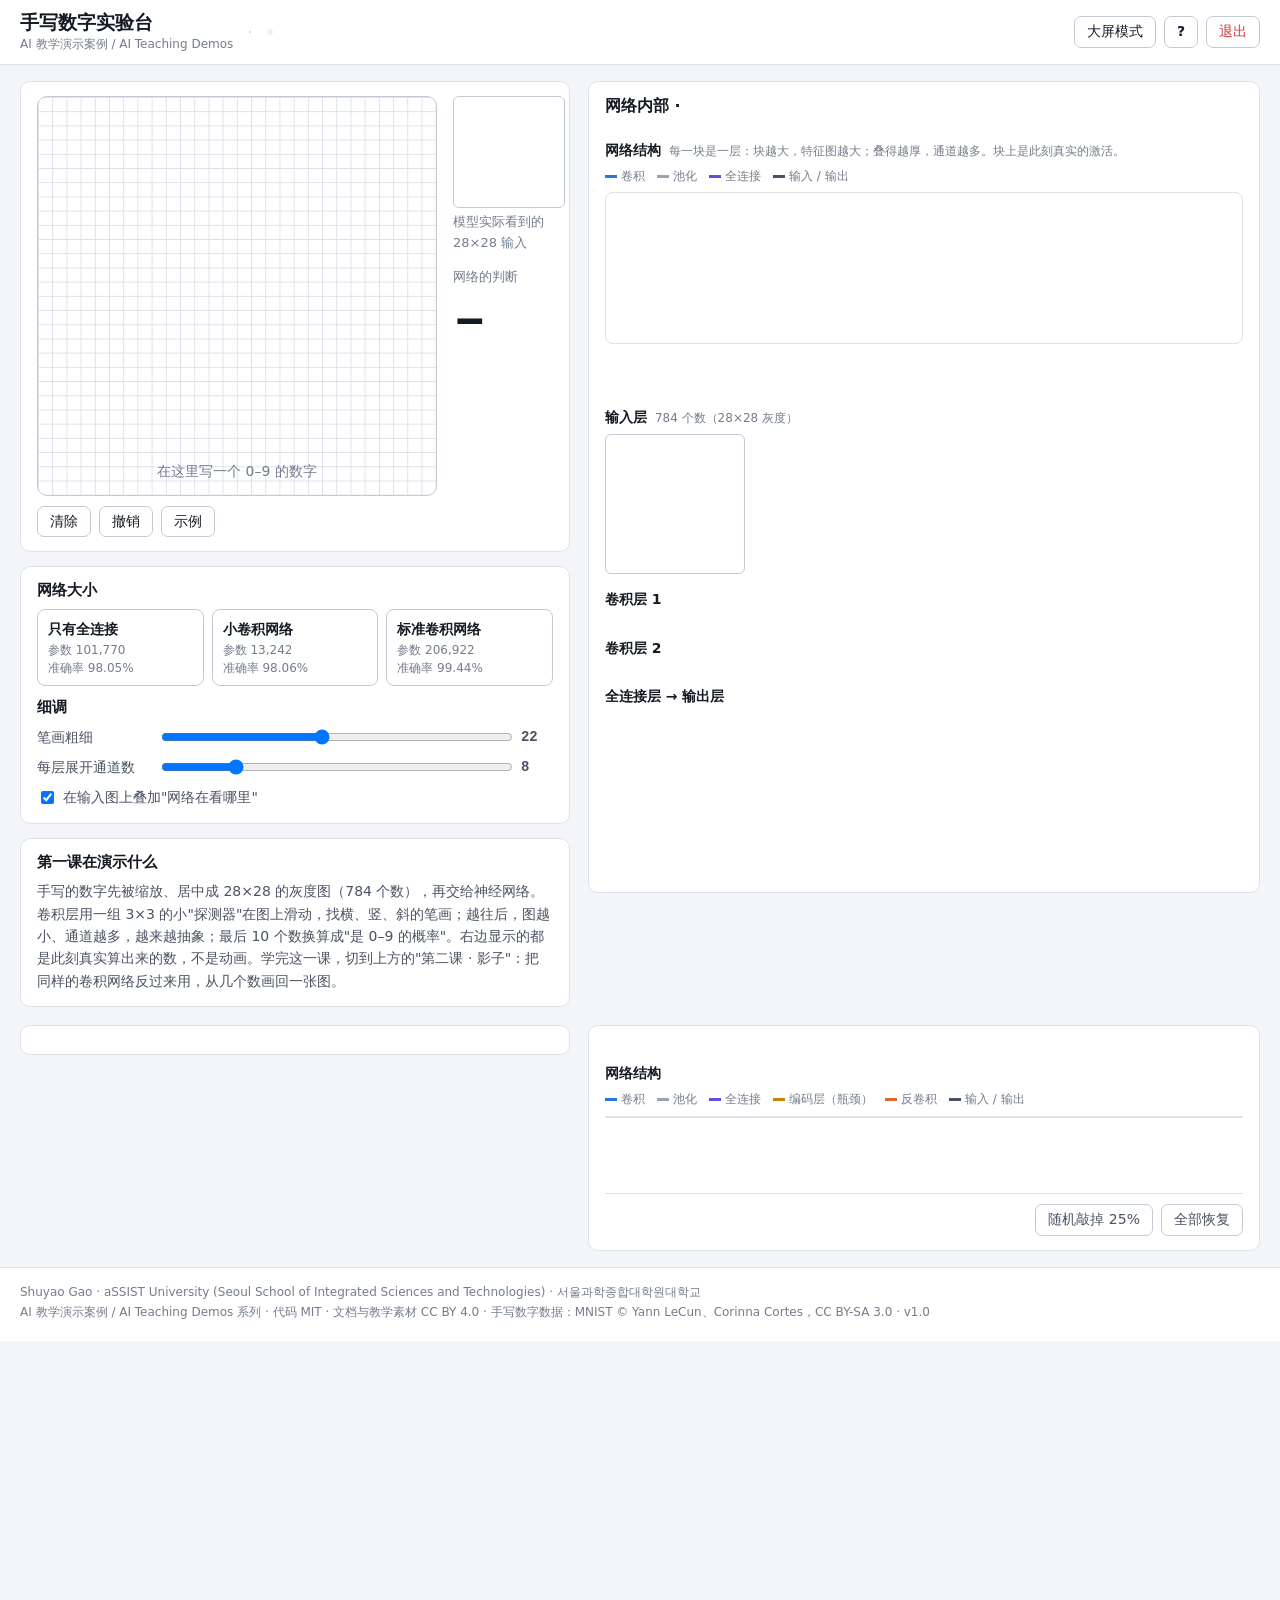
<file: index.html>
<!doctype html>
<html lang="zh-CN">
<head>
<meta charset="utf-8">
<meta name="viewport" content="width=device-width, initial-scale=1">
<title>手写数字实验台</title>
<!-- 仓库根目录的入口：GitHub Pages 打开 https://shuyaogao.github.io/handwritten-digit-lab/ 时直接跳到 play/。
     写 play/index.html 而不是 play/，下载后双击本文件（file://）也能跳过去。 -->
<meta http-equiv="refresh" content="0; url=play/index.html">
<link rel="canonical" href="play/index.html">
<style>
  body { margin: 0; padding: 24px 16px; background: #f3f5f8; color: #141a23; font-family: "PingFang SC", "Microsoft YaHei", system-ui, sans-serif; line-height: 1.7; }
  a { color: #1f5fb4; }
</style>
</head>
<body>
<p>正在打开手写数字实验台……</p>
<p>没有自动跳转的话，点这里：<a href="play/index.html">打开手写数字实验台（play/index.html）</a></p>
</body>
</html>
</file>
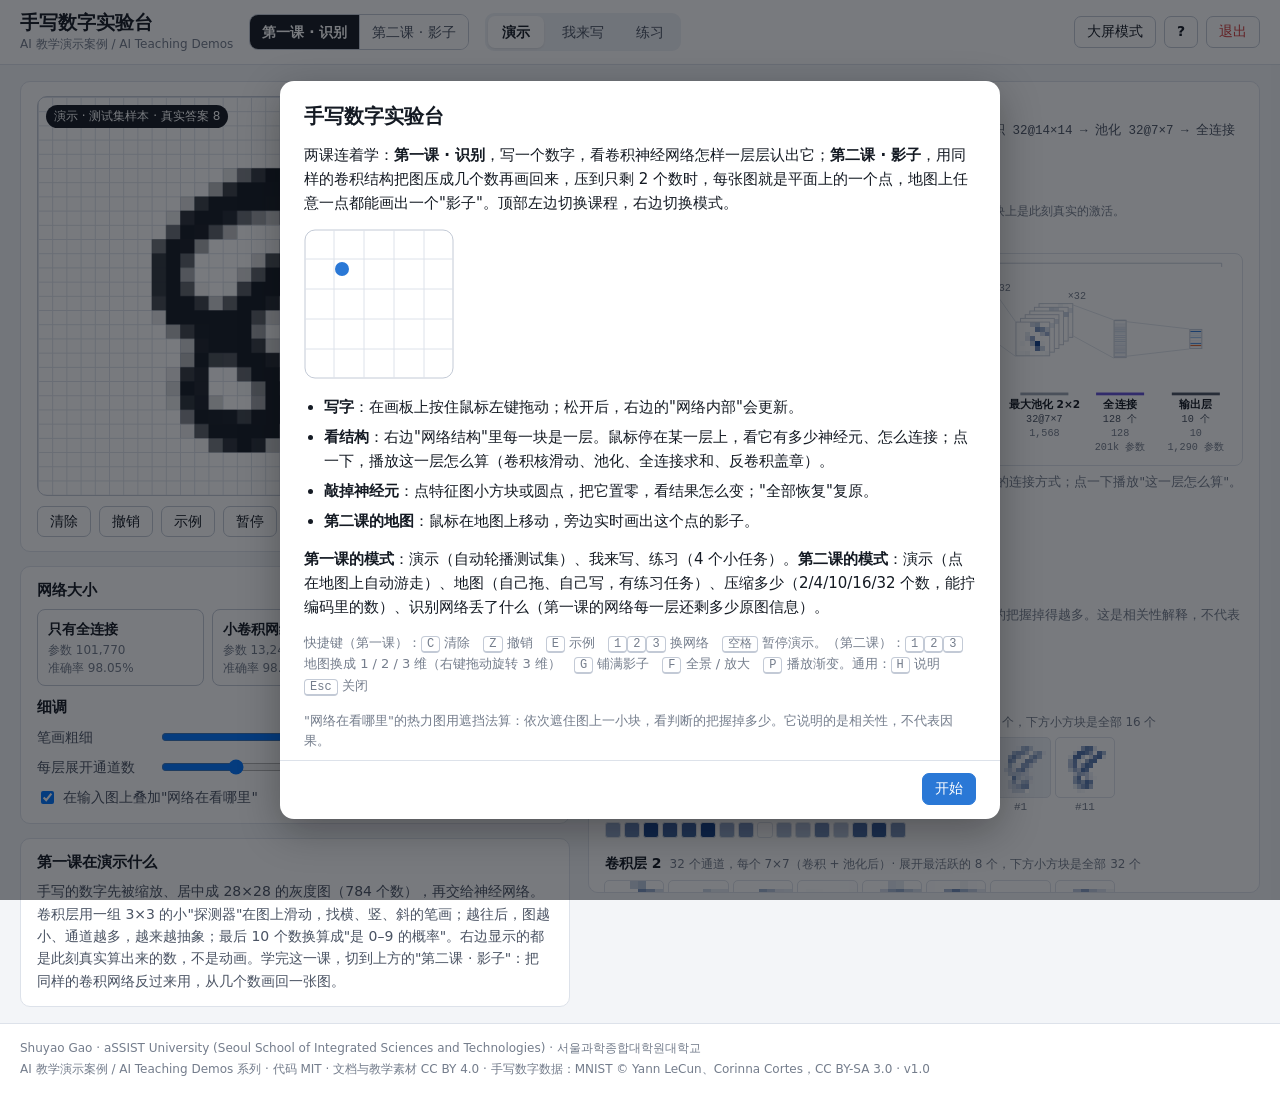
<file: play/index.html>
<!doctype html>
<html lang="zh-CN">
<head>
<meta charset="utf-8">
<meta name="viewport" content="width=device-width, initial-scale=1, viewport-fit=cover">
<title>手写数字实验台</title>
<meta name="description" content="第一课：手写一个数字，看卷积神经网络每一层怎样认出它；第二课：把它压成平面上的一个点，再从任意一点画回数字的影子。">
<link rel="stylesheet" href="assets/base.css">
<link rel="stylesheet" href="assets/app.css">
</head>
<body>
<div class="app">
  <header class="top">
    <div class="brand"><h1>手写数字实验台</h1><span class="series">AI 教学演示案例 / AI Teaching Demos</span></div>
    <nav class="chapters" aria-label="课程"></nav>
    <nav class="tabs" aria-label="模式"></nav>
    <div class="spacer"></div>
    <div class="tools">
      <button class="btn" id="btnBig" type="button" aria-pressed="false" title="右侧大脑面板变宽，适合投影">大屏模式</button>
      <button class="btn icon" id="btnHelp" type="button" title="操作说明（H）" aria-label="操作说明">?</button>
      <button class="btn quit" id="btnQuit" type="button">退出</button>
    </div>
    <button class="btn menu-btn" id="btnMenu" type="button" aria-label="菜单">☰</button>
  </header>

  <main class="grid">
    <!-- ================= 第一课：识别 ================= -->
    <section class="left lesson-rec">
      <div class="card stage">
        <div class="pad-col">
          <div class="pad-box" id="padBox">
            <canvas id="pad" aria-label="手写板"></canvas>
            <div class="pad-hint" id="padHint">在这里写一个 0–9 的数字</div>
            <div class="demo-badge" id="demoBadge" hidden></div>
          </div>
          <div class="pad-btns">
            <button class="btn" id="btnClear" type="button">清除</button>
            <button class="btn" id="btnUndo" type="button">撤销</button>
            <button class="btn" id="btnSample" type="button">示例</button>
            <span class="demo-ctl">
              <button class="btn" id="btnPause" type="button" aria-pressed="false">暂停</button>
              <button class="btn" id="btnNext" type="button">下一张</button>
            </span>
            <button class="btn primary see-brain" type="button" data-open-brain>看大脑</button>
          </div>
        </div>
        <div class="side">
          <div class="seen">
            <canvas class="px" id="seen" width="28" height="28"></canvas>
            <span class="small">模型实际看到的 28×28 输入</span>
          </div>
          <div class="verdict">
            <div class="small">网络的判断</div>
            <div class="pred"><span class="pred-digit num" id="predDigit">–</span><span class="pred-conf" id="predConf"></span></div>
            <div class="mini-probs" id="miniProbs"></div>
            <div class="small" id="predAll"></div>
          </div>
        </div>
      </div>

      <div class="card practice" id="practice">
        <h2>练习任务 <span class="small" id="taskCount"></span></h2>
        <ul class="tasks" id="tasks"></ul>
      </div>

      <div class="card options">
        <h2>网络大小</h2>
        <div class="presets" id="presets" role="radiogroup" aria-label="网络大小"></div>
        <h2 style="margin-top:12px">细调</h2>
        <div class="fine">
          <label class="fine-row" for="rngWidth"><span>笔画粗细</span><input type="range" id="rngWidth" min="12" max="34" step="1" value="22"><b class="num" id="valWidth">22</b></label>
          <label class="fine-row" for="rngK"><span>每层展开通道数</span><input type="range" id="rngK" min="2" max="32" step="1" value="8"><b class="num" id="valK">8</b></label>
          <label class="switch" for="chkHeat"><input type="checkbox" id="chkHeat" checked> 在输入图上叠加"网络在看哪里"</label>
        </div>
      </div>

      <div class="card intro">
        <h2>第一课在演示什么</h2>
        <p>手写的数字先被缩放、居中成 28×28 的灰度图（784 个数），再交给神经网络。卷积层用一组 3×3 的小"探测器"在图上滑动，找横、竖、斜的笔画；越往后，图越小、通道越多，越来越抽象；最后 10 个数换算成"是 0–9 的概率"。右边显示的都是此刻真实算出来的数，不是动画。学完这一课，切到上方的"第二课 · 影子"：把同样的卷积网络反过来用，从几个数画回一张图。</p>
      </div>
    </section>

    <aside class="brain lesson-rec" id="brain" aria-label="网络内部">
      <div class="brain-back"><button class="btn" type="button" data-close-brain>← 返回</button><b>网络内部</b></div>
      <div class="brain-head">
        <h2>网络内部 · <span id="presetName"></span></h2>
        <div class="formula" id="formula"></div>
        <div class="small" id="paramsLine"></div>
      </div>
      <div class="arch">
        <div class="layer-title"><b>网络结构</b><span>每一块是一层：块越大，特征图越大；叠得越厚，通道越多。块上是此刻真实的激活。</span></div>
        <div class="arch-legend"><span><i style="background:var(--k-conv)"></i>卷积</span><span><i style="background:var(--k-pool)"></i>池化</span><span><i style="background:var(--k-fc)"></i>全连接</span><span><i style="background:var(--k-io)"></i>输入 / 输出</span></div>
        <div class="arch-wrap" id="archRec"></div>
        <div class="arch-info" id="archRecInfo"></div>
      </div>

      <div class="layer">
        <div class="layer-title"><b>输入层</b><span id="inTitle">784 个数（28×28 灰度）</span></div>
        <div class="input-row">
          <div class="input-box"><canvas class="px" id="inCanvas" width="28" height="28"></canvas><canvas id="heatCanvas" width="28" height="28"></canvas></div>
          <p class="small" id="heatNote"></p>
        </div>
      </div>
      <div class="layer" id="layerC1">
        <div class="layer-title"><b>卷积层 1</b><span id="c1Title"></span></div>
        <div class="tiles" id="c1Tiles"></div>
        <div class="strip" id="c1Strip"></div>
      </div>
      <div class="layer" id="layerC2">
        <div class="layer-title"><b>卷积层 2</b><span id="c2Title"></span></div>
        <div class="tiles" id="c2Tiles"></div>
        <div class="strip" id="c2Strip"></div>
      </div>
      <div class="layer" id="noConv" hidden>
        <p class="small">这一档没有卷积层：784 个像素直接全部连到全连接层的每个神经元，网络不知道哪些像素是"相邻"的。</p>
      </div>
      <div class="layer">
        <div class="layer-title"><b>全连接层 → 输出层</b><span id="fcTitle"></span></div>
        <canvas id="fcCanvas" class="fc-canvas"></canvas>
        <div class="small" id="fcHover">鼠标移到圆点上看单个神经元；点一下把它"敲掉"。</div>
      </div>
      <div class="ko-bar">
        <span id="koText">没有敲掉任何神经元</span>
        <button class="btn" type="button" id="btnKoRand">随机敲掉 25%</button>
        <button class="btn" type="button" id="btnKoReset">全部恢复</button>
      </div>
    </aside>

    <!-- ================= 第二课：影子 ================= -->
    <section class="left lesson-shadow">
      <div class="card m-map" id="m-cardMap">
        <div class="map-wrap">
          <div class="map-box" id="m-mapBox"><canvas id="m-mapBase"></canvas><canvas id="m-mapTop"></canvas><div class="demo-badge" id="m-demoBadge" hidden>演示 · 点在地图上自动游走</div><div class="map-hint" id="m-mapHint" hidden></div></div>
        </div>
        <div class="map-tools">
          <div class="seg dims" role="group" aria-label="压缩成几个数">
            <button class="btn" id="m-btnDim1" type="button" aria-pressed="false" title="压缩成 1 个数：一条线">1 维</button>
            <button class="btn" id="m-btnDim2" type="button" aria-pressed="true" title="压缩成 2 个数：平面地图">2 维</button>
            <button class="btn" id="m-btnDim3" type="button" aria-pressed="false" title="压缩成 3 个数：可以旋转的立体">3 维</button>
          </div>
          <div class="seg depth" id="m-depthBox" hidden>
            <label for="m-depth">前后</label><input type="range" id="m-depth" min="-1.8" max="1.8" step="0.01" value="0">
            <button class="btn" id="m-btnView" type="button" title="把立方体转回初始角度">复位视角</button>
          </div>
          <div class="seg" role="group" aria-label="显示">
            <button class="btn" id="m-btnPts" type="button" aria-pressed="true">测试图分布</button>
            <button class="btn" id="m-btnGrid" type="button" aria-pressed="false">铺满影子</button>
          </div>
          <div class="seg" role="group" aria-label="范围">
            <button class="btn" id="m-btnZoom" type="button" aria-pressed="true">放大中心区</button>
            <button class="btn" id="m-btnFull" type="button" aria-pressed="false">全景</button>
          </div>
          <div class="chips" id="m-digitChips" role="group" aria-label="只看某个数字"></div>
        </div>
      </div>

      <div class="card m-map shadow-card" id="m-cardShadow">
        <div class="shadow-main">
          <canvas class="px shadow" id="m-shadow" width="28" height="28" aria-label="当前点解码出来的影子"></canvas>
          <div class="shadow-info">
            <div class="small">这个点的影子</div>
            <div class="zline num" id="m-zLine"></div>
            <div class="verdict" id="m-shadowVerdict"></div>
          </div>
        </div>
        <div class="slot" id="m-slotMap"></div>
      </div>

      <div class="card m-map interp-card" id="m-cardInterp">
        <div class="interp-row">
          <span>从</span><select id="m-selA" aria-label="起点数字"></select><span>走到</span><select id="m-selB" aria-label="终点数字"></select>
          <button class="btn primary" id="m-btnPlay" type="button">▶ 播放</button>
          <span class="small only-desk-inline">点在地图上沿直线移动，每一步都解码成影子</span>
        </div>
        <canvas class="px film" id="m-film" width="280" height="28" aria-label="渐变胶片"></canvas>
      </div>

      <div class="card m-map-only practice" id="m-cardTasks">
        <h2>练习任务 <span class="small" id="m-taskCount"></span></h2>
        <ul class="tasks" id="m-tasks"></ul>
      </div>

      <div class="card m-compress" id="m-cardCompress">
        <h2>同一张图，压成不同个数的数再还原</h2>
        <div class="cmp-top">
          <div class="slot" id="m-slotCompress"></div>
          <div class="recon-grid" id="m-reconGrid"></div>
        </div>
        <p class="small">点任意一张还原图，右边的"网络内部"就换成那个自编码器。"误差"是这张图逐像素的均方误差；"认作"是把还原图交给第一课的识别网络后的判断。</p>
      </div>
      <div class="card m-compress" id="m-cardKnobs">
        <h2>拧旋钮：直接改编码里的数 <span class="small" id="m-knobTitle"></span></h2>
        <div class="knobs" id="m-knobs"></div>
        <div class="btn-row"><button class="btn" id="m-btnKnobReset" type="button">回到这张图自己的编码</button></div>
      </div>
      <div class="card m-compress" id="m-cardCurve">
        <h2>测试集 1 万张的平均结果</h2>
        <div class="panels" id="m-aePanels"></div>
      </div>

      <div class="card m-invert" id="m-cardInvert">
        <h2>识别网络每一层还剩多少原图信息？</h2>
        <p class="small">识别网络（训练好后冻结）每一层的输出，各自交给一个单独训练的"反演解码器"去还原。还原不出来的部分，就是那一层已经丢掉的信息。最后两张是自编码器作对照。</p>
        <div class="cmp-top">
          <div class="slot" id="m-slotInvert"></div>
          <div class="recon-grid" id="m-invGrid"></div>
        </div>
      </div>
      <div class="card m-invert">
        <h2>两把尺子：测试集 1 万张</h2>
        <div class="fam-legend"><span><i class="sw sw-clf"></i>识别网络某一层 → 反演解码器</span><span><i class="sw sw-ae"></i>自编码器（瓶颈 d 个数）</span></div>
        <div class="panels" id="m-invPanels"></div>
        <p class="small" id="m-invText"></p>
      </div>
      <div class="card m-invert">
        <h2>逐张对照</h2>
        <div class="btn-row" id="m-galCtrl"><span class="small">换一组：</span></div>
        <div class="gal-wrap"><table class="gal" id="m-gal"></table></div>
        <p class="small">带红框的还原图被识别网络认错了，右上角是它认成的数字。</p>
      </div>
      <div class="card m-invert">
        <h2>同样是 10 个数，记住的东西不一样</h2>
        <div class="chips" id="m-tenChips" role="group" aria-label="选择数字"></div>
        <div class="ten">
          <div class="cmp-grid" id="m-tenGrid"></div>
          <table class="stats" id="m-tenStats"></table>
        </div>
        <p class="small" id="m-tenText"></p>
      </div>

      <div class="card intro" id="m-cardIntro"></div>

      <!-- 输入卡片：画板随模式移动到对应位置 -->
      <div hidden>
        <div class="input-card" id="m-inputCard">
          <div class="pad-box" id="m-padBox"><canvas id="m-pad" aria-label="手写板"></canvas><div class="pad-hint" id="m-padHint">写一个数字</div></div>
          <div class="pad-btns">
            <button class="btn" id="m-btnClear" type="button">清除</button>
            <button class="btn" id="m-btnUndo" type="button">撤销</button>
            <button class="btn" id="m-btnSample" type="button">示例</button>
            <button class="btn primary see-brain" type="button" data-open-brain>看大脑</button>
          </div>
        </div>
      </div>
    </section>

    <aside class="brain lesson-shadow" id="m-brain" aria-label="网络内部">
      <div class="brain-back"><button class="btn" type="button" data-close-brain>← 返回</button><b>网络内部</b></div>
      <div class="brain-head">
        <h2 id="m-brainTitle"></h2>
        <div class="formula" id="m-formula"></div>
        <div class="small" id="m-paramsLine"></div>
      </div>
      <div class="arch">
        <div class="layer-title"><b>网络结构</b><span id="m-archNote"></span></div>
        <div class="arch-legend"><span><i style="background:var(--k-conv)"></i>卷积</span><span><i style="background:var(--k-pool)"></i>池化</span><span><i style="background:var(--k-fc)"></i>全连接</span><span><i style="background:var(--k-code)"></i>编码层（瓶颈）</span><span><i style="background:var(--k-convT)"></i>反卷积</span><span><i style="background:var(--k-io)"></i>输入 / 输出</span></div>
        <div class="arch-wrap" id="m-arch"></div>
        <div class="arch-info" id="m-archInfo"></div>
      </div>
      <div id="m-brainBody" class="brain-body"></div>
      <div class="ko-bar">
        <span id="m-koText"></span>
        <button class="btn" type="button" id="m-btnKoRand">随机敲掉 25%</button>
        <button class="btn" type="button" id="m-btnKoReset">全部恢复</button>
      </div>
    </aside>
  </main>

  <footer class="foot" id="credits">
    <p>Shuyao Gao · aSSIST University (Seoul School of Integrated Sciences and Technologies) · 서울과학종합대학원대학교</p>
    <p>AI 教学演示案例 / AI Teaching Demos 系列 · 代码 MIT · 文档与教学素材 CC BY 4.0 · 手写数字数据：MNIST © Yann LeCun、Corinna Cortes，CC BY-SA 3.0 · v1.0</p>
  </footer>
</div>

<div class="overlay" id="help" role="dialog" aria-modal="true" aria-labelledby="helpTitle" hidden>
  <div class="sheet">
    <div class="sheet-body">
      <h2 id="helpTitle">手写数字实验台</h2>
      <p>两课连着学：<b>第一课 · 识别</b>，写一个数字，看卷积神经网络怎样一层层认出它；<b>第二课 · 影子</b>，用同样的卷积结构把图压成几个数再画回来，压到只剩 2 个数时，每张图就是平面上的一个点，地图上任意一点都能画出一个"影子"。顶部左边切换课程，右边切换模式。</p>
      <div class="help-figure">
        <svg width="150" height="150" viewBox="0 0 150 150" role="img" aria-label="动画：在方格里写一个 7">
          <rect x="1" y="1" width="148" height="148" rx="10" fill="var(--surface)" stroke="var(--line-strong)"></rect>
          <g stroke="var(--line)" stroke-width="1"><path d="M30 1V149M60 1V149M90 1V149M120 1V149M1 30H149M1 60H149M1 90H149M1 120H149"></path></g>
          <path class="anim-stroke" style="--len:200" d="M38 40 L112 40 L64 118" fill="none" stroke="var(--ink)" stroke-width="12" stroke-linecap="round" stroke-linejoin="round"></path>
          <circle class="anim-tip" r="7" fill="var(--accent)" style="offset-path: path('M38 40 L112 40 L64 118')"></circle>
        </svg>
        <div class="only-desk">
          <ul>
            <li><b>写字</b>：在画板上按住鼠标左键拖动；松开后，右边的"网络内部"会更新。</li>
            <li><b>看结构</b>：右边"网络结构"里每一块是一层。鼠标停在某一层上，看它有多少神经元、怎么连接；点一下，播放这一层怎么算（卷积核滑动、池化、全连接求和、反卷积盖章）。</li>
            <li><b>敲掉神经元</b>：点特征图小方块或圆点，把它置零，看结果怎么变；"全部恢复"复原。</li>
            <li><b>第二课的地图</b>：鼠标在地图上移动，旁边实时画出这个点的影子。</li>
          </ul>
        </div>
        <div class="only-touch">
          <svg width="170" height="220" viewBox="0 0 170 220" role="img" aria-label="手机操作图解">
            <rect x="10" y="4" width="150" height="212" rx="18" fill="var(--surface)" stroke="var(--ink-2)" stroke-width="2"></rect>
            <rect x="22" y="22" width="126" height="26" rx="5" fill="var(--sunken)"></rect>
            <text x="30" y="40" font-size="11" fill="var(--ink-2)">28×28 · 判断 7</text>
            <rect x="22" y="56" width="126" height="118" rx="6" fill="var(--paper)" stroke="var(--line-strong)"></rect>
            <path d="M52 82 L118 82 L74 160" fill="none" stroke="var(--ink)" stroke-width="9" stroke-linecap="round" stroke-linejoin="round"></path>
            <circle cx="74" cy="160" r="12" fill="var(--accent)" opacity=".35"></circle>
            <text x="96" y="152" font-size="11" fill="var(--ink-2)">手指写</text>
            <rect x="22" y="182" width="36" height="22" rx="5" fill="var(--sunken)"></rect><text x="28" y="197" font-size="10" fill="var(--ink-2)">清除</text>
            <rect x="96" y="182" width="52" height="22" rx="5" fill="var(--accent)"></rect><text x="103" y="197" font-size="10" fill="#fff">看大脑</text>
          </svg>
          <ul>
            <li><b>写字</b>：用手指在方格里写；边写边出判断。</li>
            <li><b>看大脑</b>：点"看大脑"全屏查看网络结构和每一层，结构图可以左右滑；点某一层看它怎么算。点"返回"回来。</li>
            <li><b>第二课的地图</b>：手指在地图上按住拖动，下方的影子跟着变。</li>
            <li><b>更多</b>：右上角 ☰ 里可以换网络大小、再看这份说明、退出。</li>
          </ul>
        </div>
      </div>
      <p><b>第一课的模式</b>：演示（自动轮播测试集）、我来写、练习（4 个小任务）。<b>第二课的模式</b>：演示（点在地图上自动游走）、地图（自己拖、自己写，有练习任务）、压缩多少（2/4/10/16/32 个数，能拧编码里的数）、识别网络丢了什么（第一课的网络每一层还剩多少原图信息）。</p>
      <p class="only-desk small">快捷键（第一课）：<kbd>C</kbd> 清除　<kbd>Z</kbd> 撤销　<kbd>E</kbd> 示例　<kbd>1</kbd><kbd>2</kbd><kbd>3</kbd> 换网络　<kbd>空格</kbd> 暂停演示。（第二课）：<kbd>1</kbd><kbd>2</kbd><kbd>3</kbd> 地图换成 1 / 2 / 3 维（右键拖动旋转 3 维）　<kbd>G</kbd> 铺满影子　<kbd>F</kbd> 全景 / 放大　<kbd>P</kbd> 播放渐变。通用：<kbd>H</kbd> 说明　<kbd>Esc</kbd> 关闭</p>
      <p class="small">"网络在看哪里"的热力图用遮挡法算：依次遮住图上一小块，看判断的把握掉多少。它说明的是相关性，不代表因果。</p>
    </div>
    <div class="sheet-foot"><button class="btn primary" id="helpStart" type="button">开始</button></div>
  </div>
</div>
<div class="landscape-hint">竖屏体验更佳</div>

<script src="assets/nn.js"></script>
<script src="assets/arch.js"></script>
<script src="assets/archviz.js"></script>
<script src="assets/pad.js"></script>
<script src="assets/ui.js"></script>
<script src="assets/gen/lab.js"></script>
<script src="assets/lab.js"></script>
<script src="assets/map.js"></script>
<script src="assets/main.js"></script>
</body>
</html>
</file>
<file: play/assets/base.css>
/* AI 教学演示案例 · 公共样式。各案例在自己的 app.css 里覆盖 --accent 系列变量。
   电脑：顶栏 + 左右两栏（左：主画面与控件，右：大脑面板）；手机竖屏：顶栏一行 + 单栏，操作类模式一屏不滚动。 */
:root {
  --paper: #f3f5f8;
  --surface: #ffffff;
  --sunken: #eef1f5;
  --ink: #141a23;
  --ink-2: #4a5363;
  --muted: #747d8c;
  --line: #dde2ea;
  --line-strong: #c3cad6;
  --accent: #2a78d6;
  --accent-deep: #12408a;
  --accent-soft: #e3eefb;
  --pos: #e0662f;
  --neg: #2a78d6;
  --good: #0c8a3e;
  --bad: #d03b3b;
  --f-body: "PingFang SC", "Microsoft YaHei", "Noto Sans CJK SC", "Source Han Sans SC", "Hiragino Sans GB", system-ui, sans-serif;
  --f-mono: ui-monospace, "SF Mono", "Cascadia Mono", Consolas, "Roboto Mono", monospace;
  --radius: 10px;
  /* 结构图里各类层的颜色 */
  --k-io: #4a5363; --k-conv: #2a78d6; --k-pool: #9aa3b0; --k-fc: #6250d6; --k-convT: #e0662f; --k-code: #c98500;
  --left: 45fr;
  --right: 55fr;
}
@media (prefers-color-scheme: dark) {
  :root {
    --paper: #0e1116; --surface: #161a21; --sunken: #1d222b; --ink: #eceff4; --ink-2: #b6bfcc; --muted: #8b94a2;
    --line: #272d37; --line-strong: #3a424f; --accent: #3e8ce6; --accent-deep: #a9cdf7; --accent-soft: #1c2a3d;
    --pos: #ef7a45; --neg: #4b95ea; --good: #2fb463; --bad: #e66767;
    --k-io: #b6bfcc; --k-conv: #4b95ea; --k-pool: #6b7482; --k-fc: #9085e9; --k-convT: #ef7a45; --k-code: #e0a83a;
    color-scheme: dark;
  }
}

* { box-sizing: border-box; }
[hidden] { display: none !important; }
html, body { margin: 0; }
body { background: var(--paper); color: var(--ink); font-family: var(--f-body); font-size: 15px; line-height: 1.6; }
button, input, select { font: inherit; color: inherit; }
button { cursor: pointer; }
:focus-visible { outline: 2px solid var(--accent); outline-offset: 2px; }
canvas.px { image-rendering: pixelated; image-rendering: crisp-edges; display: block; }
.num { font-family: var(--f-mono); font-variant-numeric: tabular-nums; }
.muted { color: var(--muted); }
.small { font-size: 13px; color: var(--muted); }
h1, h2, h3 { margin: 0; line-height: 1.3; text-wrap: balance; }
p { margin: 0; }
kbd { font-family: var(--f-mono); font-size: 12px; border: 1px solid var(--line-strong); border-bottom-width: 2px; border-radius: 4px; padding: 0 5px; background: var(--surface); }

/* ---------- 顶栏 ---------- */
.app { display: flex; flex-direction: column; min-height: 100vh; min-height: 100dvh; }
.top { display: flex; align-items: center; gap: 16px; padding: 10px 20px; padding-top: calc(10px + env(safe-area-inset-top, 0px));
  background: var(--surface); border-bottom: 1px solid var(--line); position: sticky; top: 0; z-index: 20; }
.brand { display: flex; flex-direction: column; min-width: 0; }
.brand h1 { font-size: 19px; font-weight: 700; white-space: nowrap; }
.brand .series { font-size: 12px; color: var(--muted); white-space: nowrap; }
.tabs { display: flex; gap: 4px; background: var(--sunken); padding: 3px; border-radius: 9px; }
.tabs button { border: 0; background: transparent; padding: 5px 14px; border-radius: 7px; font-size: 14px; color: var(--ink-2); white-space: nowrap; }
.tabs button[aria-selected="true"] { background: var(--surface); color: var(--ink); font-weight: 700; box-shadow: 0 1px 2px rgba(0,0,0,.08); }
.tabs .ts, .chapters .ts { display: none; }
.chapters { display: flex; gap: 0; border: 1px solid var(--line-strong); border-radius: 9px; overflow: hidden; flex: 0 0 auto; }
.chapters button { border: 0; background: var(--surface); padding: 6px 12px; font-size: 14px; color: var(--ink-2); white-space: nowrap; }
.chapters button + button { border-left: 1px solid var(--line-strong); }
.chapters button[aria-pressed="true"] { background: var(--ink); color: var(--surface); font-weight: 700; }
.spacer { flex: 1; }
.tools { display: flex; align-items: center; gap: 8px; }
.btn { border: 1px solid var(--line-strong); background: var(--surface); border-radius: 7px; padding: 5px 12px; font-size: 14px; line-height: 1.4; display: inline-flex; align-items: center; gap: 6px; }
.btn:hover { border-color: var(--ink-2); }
.btn.primary { background: var(--accent); border-color: var(--accent); color: #fff; }
.btn[aria-pressed="true"] { background: var(--ink); color: var(--surface); border-color: var(--ink); }
.btn.icon { width: 34px; justify-content: center; padding: 5px 0; font-weight: 700; }
.btn.quit { color: var(--bad); }
.switch { display: inline-flex; align-items: center; gap: 6px; font-size: 14px; color: var(--ink-2); cursor: pointer; user-select: none; }
.menu-btn { display: none; }

/* ---------- 主体两栏 ---------- */
.grid { flex: 1; display: grid; grid-template-columns: minmax(0, var(--left)) minmax(0, var(--right)); gap: 18px; padding: 16px 20px; align-items: start; }
body.big { --left: 35fr; --right: 65fr; }
.left { display: flex; flex-direction: column; gap: 14px; min-width: 0; }
.card { background: var(--surface); border: 1px solid var(--line); border-radius: var(--radius); padding: 14px 16px; min-width: 0; }
.card > h2 { font-size: 15px; margin-bottom: 8px; }
.brain { background: var(--surface); border: 1px solid var(--line); border-radius: var(--radius); padding: 14px 16px; min-width: 0;
  display: flex; flex-direction: column; gap: 14px; position: sticky; top: 72px; max-height: calc(100vh - 88px); overflow: auto; }
.brain-head { display: flex; flex-direction: column; gap: 4px; }
.brain-head h2 { font-size: 16px; }
.formula { font-family: var(--f-mono); font-size: 12.5px; color: var(--ink-2); line-height: 1.6; overflow-wrap: anywhere; }
.layer { display: flex; flex-direction: column; gap: 6px; }
.layer-title { display: flex; align-items: baseline; gap: 8px; flex-wrap: wrap; }
.layer-title b { font-size: 14px; }
.layer-title span { font-size: 12px; color: var(--muted); }
.brain-back { display: none; }
.foot { padding: 14px 20px calc(18px + env(safe-area-inset-bottom, 0px)); font-size: 12px; color: var(--muted); line-height: 1.7; border-top: 1px solid var(--line); background: var(--surface); }
.foot p { max-width: none; }

/* 敲除 */
.ko { position: relative; cursor: pointer; }
.ko.off::after { content: "✕"; position: absolute; inset: 0; display: flex; align-items: center; justify-content: center; color: var(--bad); font-weight: 700;
  background: repeating-linear-gradient(45deg, transparent 0 3px, color-mix(in srgb, var(--bad) 18%, transparent) 3px 5px); border-radius: inherit; }

/* ---------- 说明浮层 ---------- */
.overlay { position: fixed; inset: 0; z-index: 100; background: rgba(10, 14, 20, .55); display: flex; align-items: center; justify-content: center; padding: 20px; }
.sheet { background: var(--surface); color: var(--ink); border-radius: 14px; width: min(720px, 100%); max-height: min(88vh, 860px); max-height: min(88dvh, 860px);
  display: flex; flex-direction: column; box-shadow: 0 12px 40px rgba(0,0,0,.3); }
.sheet-body { overflow: auto; padding: 22px 24px 8px; display: flex; flex-direction: column; gap: 14px; }
.sheet-body h2 { font-size: 20px; }
.sheet-body ul { margin: 0; padding-left: 20px; display: flex; flex-direction: column; gap: 6px; }
.sheet-foot { padding: 12px 24px calc(14px + env(safe-area-inset-bottom, 0px)); border-top: 1px solid var(--line); display: flex; justify-content: flex-end; gap: 10px; }
.help-figure { display: flex; gap: 16px; align-items: center; flex-wrap: wrap; }
.help-figure svg { flex: 0 0 auto; }
.only-touch { display: none; }
body.touch .only-touch { display: revert; }
body.touch .only-desk { display: none; }
@keyframes drawstroke { 0% { stroke-dashoffset: var(--len); } 60%, 100% { stroke-dashoffset: 0; } }
@keyframes followpath { 0% { offset-distance: 0%; } 60%, 100% { offset-distance: 100%; } }
.anim-stroke { stroke-dasharray: var(--len); stroke-dashoffset: var(--len); animation: drawstroke 2.6s ease-in-out infinite; }
.anim-tip { animation: followpath 2.6s ease-in-out infinite; }

.stopped { position: fixed; inset: 0; z-index: 200; background: var(--paper); display: flex; align-items: center; justify-content: center; text-align: center; padding: 24px; font-size: 18px; }
.landscape-hint { display: none; position: fixed; left: 0; right: 0; bottom: 0; z-index: 90; background: var(--ink); color: var(--surface); text-align: center; padding: 8px 12px calc(8px + env(safe-area-inset-bottom, 0px)); font-size: 14px; }
body.touch.landscape .landscape-hint { display: block; }

/* 下拉菜单（手机） */
.menu { position: fixed; z-index: 60; top: calc(54px + env(safe-area-inset-top, 0px)); right: 10px; background: var(--surface); border: 1px solid var(--line-strong); border-radius: 10px;
  box-shadow: 0 8px 24px rgba(0,0,0,.18); display: flex; flex-direction: column; min-width: 180px; padding: 6px; }
.menu button { border: 0; background: transparent; text-align: left; padding: 10px 12px; border-radius: 7px; font-size: 15px; min-height: 44px; }
.menu button:hover { background: var(--sunken); }

@media (prefers-reduced-motion: reduce) { .anim-stroke, .anim-tip { animation: none; stroke-dashoffset: 0; } }

/* ---------- 手机竖屏（JS 判断：触屏 + 宽度 ≤ 980 + 竖屏，给 body 加 .mobile） ---------- */
body.mobile { -webkit-user-select: none; user-select: none; -webkit-touch-callout: none; touch-action: manipulation; font-size: 14px; }
body.mobile .top { gap: 8px; padding: 6px 10px; padding-top: calc(6px + env(safe-area-inset-top, 0px)); }
body.mobile .brand .series { display: none; }
body.mobile .brand h1 { font-size: 16px; }
body.mobile .tabs { flex: 1; min-width: 0; overflow-x: auto; scrollbar-width: none; }
body.mobile .tabs button { padding: 6px 9px; font-size: 13.5px; flex: 1 0 auto; min-height: 36px; }
body.mobile .tabs button:has(.ts) .tl { display: none; }
body.mobile .tabs .ts, body.mobile .chapters .ts { display: inline; }
body.mobile .chapters .tl { display: none; }
body.mobile .chapters button { padding: 6px 9px; font-size: 13.5px; min-height: 36px; }
body.mobile .brand { display: none; }
body.mobile .tools { display: none; }
body.mobile .spacer { display: none; }
body.mobile .menu-btn { display: inline-flex; min-width: 40px; min-height: 40px; justify-content: center; }
body.mobile .grid { grid-template-columns: minmax(0, 1fr); padding: 10px; gap: 10px; }
body.mobile .brain { position: static; max-height: none; overflow: visible; }
body.mobile .foot { padding: 12px 12px calc(16px + env(safe-area-inset-bottom, 0px)); }
/* 操作类模式：一屏显示，整页不滚动；大脑面板默认收起，点「看大脑」全屏展开 */
body.mobile.op .app { height: 100vh; height: 100dvh; min-height: 0; overflow: hidden; }
body.mobile.op .grid { flex: 1; min-height: 0; align-content: start; overflow: hidden; }
body.mobile.op .foot { display: none; }
body.mobile.op .brain { display: none; }
body.mobile.brain-open .brain { display: flex; position: fixed; inset: 0; z-index: 70; border-radius: 0; border: 0; overflow: auto;
  padding: calc(10px + env(safe-area-inset-top, 0px)) 12px calc(16px + env(safe-area-inset-bottom, 0px)); }
body.mobile.brain-open .brain-back { display: flex; position: sticky; top: 0; z-index: 2; background: var(--surface); padding-bottom: 6px; gap: 8px; align-items: center; }
body.mobile .sheet { max-height: 92dvh; }
body.mobile .sheet-body { padding: 18px 16px 8px; }
body.mobile .btn { min-height: 44px; padding: 8px 14px; }

/* ---------- 网络结构图（common/archviz.js） ---------- */
.arch { display: flex; flex-direction: column; gap: 6px; }
.arch-wrap { overflow-x: auto; overflow-y: hidden; border: 1px solid var(--line); border-radius: 8px; background: var(--surface); scrollbar-width: thin; }
.arch-canvas { display: block; cursor: pointer; }
.arch-info { font-size: 13px; color: var(--ink-2); line-height: 1.6; min-height: 3.2em; }
.arch-info p { margin: 0 0 2px; max-width: none; }
.arch-info b { color: var(--ink); }
.arch-legend { display: flex; flex-wrap: wrap; gap: 4px 12px; font-size: 12px; color: var(--muted); }
.arch-legend i { display: inline-block; width: 12px; height: 3px; vertical-align: middle; margin-right: 4px; }
.arch-modal .sheet { width: min(800px, 100%); }
.am-stage { width: 100%; overflow: hidden; }
.am-canvas { display: block; margin: 0 auto; max-width: 100%; }
.am-text { font-size: 14px; color: var(--ink); min-height: 1.6em; }
</file>
<file: play/assets/app.css>
/* 手写数字实验台：两课共用一个页面。第一课的样式都写在 .lesson-rec 下，第二课在 .lesson-shadow 下（第二课的元素 id 带 m- 前缀），
   同名的类（.pad-box、.tasks、.tiles……）互不影响。公共部分在 base.css。 */
:root { --clf: #2a78d6; --ae: #e0662f; --c0: #2a78d6; --c1: #eb6834; --c2: #1baf7a; --c3: #eda100; --c4: #e87ba4; --c5: #008300; --c6: #6250d6; --c7: #e34948; --c8: #8c6b3f; --c9: #5f6b7a; }
@media (prefers-color-scheme: dark) { :root { --clf: #3987e5; --ae: #e0662f; --c0: #3987e5; --c1: #d95926; --c2: #199e70; --c3: #c98500; --c4: #d55181; --c5: #2f9a2f; --c6: #9085e9; --c7: #e66767; --c8: #a5825a; --c9: #8e99a6; } }
.lesson-shadow { --accent: #d9622b; --accent-deep: #8a3510; --accent-soft: #fbe9df; }
@media (prefers-color-scheme: dark) { .lesson-shadow { --accent: #ec7a45; --accent-deep: #f7b993; --accent-soft: #3a2418; } }

/* 只显示当前这一课 */
body[data-lesson="rec"] .lesson-shadow, body[data-lesson="shadow"] .lesson-rec { display: none !important; }

/* ===== 第一课 ===== */
.lesson-rec .stage {display: grid; grid-template-columns: auto minmax(0, 1fr); gap: 16px; align-items: start; }
.lesson-rec .pad-col {display: flex; flex-direction: column; gap: 10px; }
.lesson-rec .pad-box {position: relative; width: min(400px, calc(100vh - 320px), 52vw); min-width: 220px; aspect-ratio: 1; border-radius: 10px;
  border: 1px solid var(--line-strong); background-color: var(--surface); --pad-ink: var(--ink);
  background-image: linear-gradient(var(--line) 1px, transparent 1px), linear-gradient(90deg, var(--line) 1px, transparent 1px);
  background-size: calc(100% / 28) calc(100% / 28); overflow: hidden; touch-action: none; }
.lesson-rec .pad-box canvas {position: absolute; inset: 0; width: 100%; height: 100%; touch-action: none; cursor: crosshair; }
.lesson-rec .pad-hint {position: absolute; left: 0; right: 0; bottom: 12px; text-align: center; font-size: 14px; color: var(--muted); pointer-events: none; }
.lesson-rec .demo-badge {position: absolute; left: 8px; top: 8px; background: var(--ink); color: var(--surface); font-size: 12px; padding: 2px 8px; border-radius: 99px; pointer-events: none; }
.lesson-rec .pad-btns {display: flex; gap: 8px; flex-wrap: wrap; align-items: center; }
.lesson-rec .demo-ctl {display: none; gap: 8px; }
body[data-mode="demo"] .lesson-rec .demo-ctl {display: inline-flex; }
.lesson-rec .see-brain {display: none; }
.lesson-rec .side {display: flex; flex-direction: column; gap: 14px; min-width: 0; }
.lesson-rec .seen {display: flex; flex-direction: column; gap: 4px; }
.lesson-rec .seen canvas {width: 112px; height: 112px; border: 1px solid var(--line-strong); border-radius: 6px; }
.lesson-rec .verdict {display: flex; flex-direction: column; gap: 4px; }
.lesson-rec .pred {display: flex; align-items: baseline; gap: 10px; }
.lesson-rec .pred-digit {font-size: 56px; font-weight: 700; line-height: 1; }
.lesson-rec .pred-conf {font-size: 15px; color: var(--ink-2); }
.lesson-rec .mini-probs {display: grid; grid-template-columns: repeat(10, minmax(0, 1fr)); gap: 3px; max-width: 260px; align-items: end; }
.lesson-rec .mini-probs div {display: flex; flex-direction: column; align-items: center; gap: 2px; font-family: var(--f-mono); font-size: 11px; color: var(--muted); }
.lesson-rec .mini-probs i {display: block; width: 100%; height: 34px; background: var(--sunken); border-radius: 3px; position: relative; overflow: hidden; }
.lesson-rec .mini-probs i b {position: absolute; left: 0; right: 0; bottom: 0; background: var(--line-strong); }
.lesson-rec .mini-probs .hi i b {background: var(--accent); }
.lesson-rec .mini-probs .hi {color: var(--ink); font-weight: 700; }
.lesson-rec .practice {display: none; }
body[data-mode="practice"] .lesson-rec .practice {display: block; }
.lesson-rec .tasks {list-style: none; margin: 0; padding: 0; display: flex; flex-direction: column; gap: 8px; }
.lesson-rec .tasks li {display: grid; grid-template-columns: 22px minmax(0, 1fr); gap: 8px; align-items: start; font-size: 14px; }
.lesson-rec .tasks .box {width: 20px; height: 20px; border-radius: 5px; border: 2px solid var(--line-strong); display: flex; align-items: center; justify-content: center; font-size: 13px; color: #fff; }
.lesson-rec .tasks li.done .box {background: var(--good); border-color: var(--good); }
.lesson-rec .tasks li.done .txt {color: var(--muted); }
.lesson-rec .digit-chips {display: flex; gap: 3px; margin-top: 4px; flex-wrap: wrap; }
.lesson-rec .digit-chips span {font-family: var(--f-mono); font-size: 12px; width: 20px; height: 20px; border-radius: 4px; display: inline-flex; align-items: center; justify-content: center; background: var(--sunken); color: var(--muted); }
.lesson-rec .digit-chips span.on {background: var(--good); color: #fff; }
.lesson-rec .presets {display: grid; grid-template-columns: repeat(3, minmax(0, 1fr)); gap: 8px; }
.lesson-rec .preset {border: 1px solid var(--line-strong); background: var(--surface); border-radius: 8px; padding: 8px 10px; text-align: left; display: flex; flex-direction: column; gap: 2px; }
.lesson-rec .preset b {font-size: 14px; }
.lesson-rec .preset span {font-size: 12px; color: var(--muted); line-height: 1.45; }
.lesson-rec .preset[aria-checked="true"] {border-color: var(--accent); box-shadow: inset 0 0 0 1px var(--accent); background: var(--accent-soft); }
.lesson-rec .fine {display: flex; flex-direction: column; gap: 8px; }
.lesson-rec .fine-row {display: grid; grid-template-columns: 112px minmax(0, 1fr) 32px; gap: 10px; align-items: center; font-size: 14px; color: var(--ink-2); }
.lesson-rec .fine-row input {width: 100%; }
.lesson-rec .intro p {color: var(--ink-2); font-size: 14px; }
.lesson-rec .input-row {display: flex; gap: 14px; align-items: center; }
.lesson-rec .input-box {position: relative; width: 140px; height: 140px; flex: 0 0 auto; }
.lesson-rec .input-box canvas {position: absolute; inset: 0; width: 100%; height: 100%; border-radius: 6px; }
.lesson-rec #inCanvas {border: 1px solid var(--line-strong); }
.lesson-rec #heatCanvas {image-rendering: auto; pointer-events: none; }
.lesson-rec .tiles {display: grid; grid-template-columns: repeat(auto-fill, minmax(58px, 1fr)); gap: 6px; }
.lesson-rec .tile {display: flex; flex-direction: column; gap: 2px; align-items: stretch; border: 0; background: transparent; padding: 0; }
.lesson-rec .tile canvas {width: 100%; aspect-ratio: 1; border-radius: 4px; outline: 1px solid var(--line); }
.lesson-rec .tile span {font-family: var(--f-mono); font-size: 11px; color: var(--muted); text-align: center; }
.lesson-rec .tile .ko {border-radius: 4px; }
.lesson-rec .strip {display: flex; flex-wrap: wrap; gap: 3px; }
.lesson-rec .strip button {width: 16px; height: 16px; border-radius: 3px; border: 1px solid var(--line); padding: 0; }
.lesson-rec .fc-canvas {width: 100%; height: 300px; display: block; cursor: pointer; }
.lesson-rec .ko-bar {display: flex; gap: 8px; align-items: center; flex-wrap: wrap; font-size: 13px; color: var(--ink-2); border-top: 1px solid var(--line); padding-top: 10px; }
.lesson-rec .ko-bar span {flex: 1 1 200px; }
@media (max-width: 1200px) {
.lesson-rec .stage {grid-template-columns: 1fr; }
.lesson-rec .pad-box {width: min(100%, 420px, calc(100vh - 300px)); }
.lesson-rec .side {flex-direction: row; flex-wrap: wrap; }
}
body.mobile .lesson-rec .stage {display: flex; flex-direction: column-reverse; align-items: stretch; gap: 8px; padding: 10px; }
body.mobile .lesson-rec .pad-col {align-items: center; }
body.mobile .lesson-rec .side {flex-direction: row; align-items: center; gap: 12px; }
body.mobile .lesson-rec .seen {flex-direction: row; align-items: center; gap: 8px; }
body.mobile .lesson-rec .seen canvas {width: 64px; height: 64px; }
body.mobile .lesson-rec .seen .small {width: 70px; font-size: 11px; line-height: 1.35; }
body.mobile .lesson-rec .verdict {flex: 1; min-width: 0; gap: 2px; }
body.mobile .lesson-rec .verdict > .small:first-child {display: none; }
body.mobile .lesson-rec .pred-digit {font-size: 34px; }
body.mobile .lesson-rec .mini-probs i {height: 22px; }
body.mobile .lesson-rec #predAll {display: none; }
body.mobile .lesson-rec .pad-box {width: min(100%, calc(100dvh - 330px)); min-width: 0; align-self: center; }
body.mobile .lesson-rec .pad-btns {justify-content: center; flex-wrap: nowrap; gap: 6px; width: 100%; }
body.mobile .lesson-rec .pad-btns .btn {padding: 8px 10px; flex: 1 1 0; justify-content: center; min-width: 0; }
body.mobile .lesson-rec .demo-ctl {flex: 2 1 0; }
body.mobile .lesson-rec .see-brain {display: inline-flex; }
body.mobile .lesson-rec .options, body.mobile .lesson-rec .intro {display: none; }
body.mobile[data-mode="demo"] .lesson-rec .options, body.mobile[data-mode="demo"] .lesson-rec .intro {display: block; }
body.mobile[data-mode="demo"] .lesson-rec .see-brain {display: none; }
body.mobile .lesson-rec .practice {padding: 8px 10px; }
body.mobile .lesson-rec .practice h2 {display: none; }
body.mobile .lesson-rec .tasks {flex-direction: row; flex-wrap: wrap; gap: 6px 10px; }
body.mobile .lesson-rec .tasks li {font-size: 12.5px; grid-template-columns: 18px auto; }
body.mobile .lesson-rec .tasks .box {width: 16px; height: 16px; font-size: 11px; }
body.mobile .lesson-rec .tasks .long {display: none; }
body.mobile .lesson-rec .digit-chips span {width: 16px; height: 16px; font-size: 10px; }
body.mobile .lesson-rec .presets {grid-template-columns: 1fr; }
body.mobile .lesson-rec .fc-canvas {height: 260px; }
body:not(.mobile) .lesson-rec .tasks .short {display: none; }
body.mobile .lesson-rec .tiles {grid-template-columns: repeat(4, minmax(0, 1fr)); }
body.mobile .lesson-rec .pad-btns .btn {white-space: nowrap; }
body.mobile[data-mode="demo"] .lesson-rec .pad-btns {flex-wrap: wrap; }
body.mobile[data-mode="demo"] .lesson-rec .pad-btns .btn {flex: 1 1 auto; }

/* ===== 第二课 ===== */
.lesson-shadow .m-map, .lesson-shadow .m-map-only, .lesson-shadow .m-compress, .lesson-shadow .m-invert {display: none; }
body[data-mode="mdemo"] .lesson-shadow .m-map, body[data-mode="map"] .lesson-shadow .m-map, body[data-mode="map"] .lesson-shadow .m-map-only {display: block; }
body[data-mode="compress"] .lesson-shadow .m-compress, body[data-mode="invert"] .lesson-shadow .m-invert {display: block; }
body[data-mode="mdemo"] .lesson-shadow #m-cardInterp {display: none; }
.lesson-shadow .map-wrap {display: flex; justify-content: center; }
.lesson-shadow .map-box {position: relative; width: min(100%, calc(100vh - 430px), 640px); min-width: 280px; aspect-ratio: 1; background: var(--surface); border: 1px solid var(--line); border-radius: 10px;
  overflow: hidden; touch-action: none; cursor: crosshair; }
.lesson-shadow .map-box canvas {position: absolute; inset: 0; width: 100%; height: 100%; touch-action: none; }
.lesson-shadow .demo-badge {position: absolute; left: 8px; top: 8px; background: var(--ink); color: var(--surface); font-size: 12px; padding: 2px 8px; border-radius: 99px; pointer-events: none; }
.lesson-shadow .map-tools {display: flex; flex-wrap: wrap; gap: 8px 12px; align-items: center; margin-top: 10px; }
.lesson-shadow .seg {display: inline-flex; gap: 4px; }
.lesson-shadow .seg.depth {align-items: center; gap: 6px; font-size: 13px; color: var(--ink-2); }
.lesson-shadow .seg.depth[hidden] {display: none; }
.lesson-shadow .seg.depth input {width: 110px; accent-color: var(--accent); }
.lesson-shadow .map-hint {position: absolute; left: 8px; right: 8px; bottom: 6px; font-size: 12px; color: var(--ink-2); text-align: center; pointer-events: none; text-shadow: 0 0 3px var(--surface), 0 0 3px var(--surface); }
.lesson-shadow .chips {display: flex; flex-wrap: wrap; gap: 5px; }
.lesson-shadow .chip {border: 1px solid var(--line-strong); background: var(--surface); border-radius: 99px; padding: 1px 9px 1px 7px; font-size: 13px; font-family: var(--f-mono); display: inline-flex; align-items: center; gap: 5px; }
.lesson-shadow .chip i {width: 9px; height: 9px; border-radius: 50%; display: inline-block; }
.lesson-shadow .chip[aria-pressed="true"] {border-color: var(--ink); box-shadow: inset 0 0 0 1px var(--ink); }
.lesson-shadow .shadow-card {display: none; }
body[data-mode="mdemo"] .lesson-shadow .shadow-card, body[data-mode="map"] .lesson-shadow .shadow-card {display: grid; grid-template-columns: minmax(0, 1fr) auto; gap: 16px; align-items: start; }
.lesson-shadow .shadow-main {display: flex; gap: 14px; align-items: center; }
.lesson-shadow .shadow {width: 140px; height: 140px; border: 1px solid var(--line-strong); border-radius: 8px; flex: 0 0 auto; }
.lesson-shadow .shadow-info {display: flex; flex-direction: column; gap: 4px; min-width: 0; }
.lesson-shadow .zline {font-size: 14px; color: var(--ink-2); }
.lesson-shadow .verdict {font-size: 14px; color: var(--ink-2); }
.lesson-shadow .verdict b {font-family: var(--f-mono); font-size: 22px; color: var(--ink); }
body[data-mode="mdemo"] .lesson-shadow #m-slotMap {display: none; }
.lesson-shadow .input-card {display: flex; flex-direction: column; gap: 8px; }
.lesson-shadow .pad-box {position: relative; width: 180px; aspect-ratio: 1; border-radius: 8px; border: 1px solid var(--line-strong); background-color: var(--surface); --pad-ink: var(--ink);
  background-image: linear-gradient(var(--line) 1px, transparent 1px), linear-gradient(90deg, var(--line) 1px, transparent 1px);
  background-size: calc(100% / 28) calc(100% / 28); overflow: hidden; touch-action: none; }
.lesson-shadow .pad-box canvas {position: absolute; inset: 0; width: 100%; height: 100%; touch-action: none; cursor: crosshair; }
.lesson-shadow .pad-hint {position: absolute; left: 0; right: 0; bottom: 8px; text-align: center; font-size: 13px; color: var(--muted); pointer-events: none; }
.lesson-shadow .pad-btns {display: flex; gap: 6px; flex-wrap: wrap; }
.lesson-shadow .see-brain {display: none; }
.lesson-shadow .interp-row {display: flex; flex-wrap: wrap; align-items: center; gap: 8px; font-size: 14px; }
.lesson-shadow .interp-row select {border: 1px solid var(--line-strong); border-radius: 6px; padding: 4px 6px; background: var(--surface); font-family: var(--f-mono); }
.lesson-shadow .film {width: 100%; max-width: 560px; margin-top: 8px; border: 1px solid var(--line); border-radius: 6px; }
.lesson-shadow .only-desk-inline {display: inline; }
body.touch .lesson-shadow .only-desk-inline {display: none; }
.lesson-shadow .practice h2 {font-size: 15px; }
.lesson-shadow .tasks {list-style: none; margin: 0; padding: 0; display: flex; flex-direction: column; gap: 8px; }
.lesson-shadow .tasks li {display: grid; grid-template-columns: 22px minmax(0, 1fr); gap: 8px; align-items: start; font-size: 14px; }
.lesson-shadow .tasks .box {width: 20px; height: 20px; border-radius: 5px; border: 2px solid var(--line-strong); display: flex; align-items: center; justify-content: center; font-size: 13px; color: #fff; }
.lesson-shadow .tasks li.done .box {background: var(--good); border-color: var(--good); }
.lesson-shadow .tasks li.done .txt {color: var(--muted); }
.lesson-shadow .digit-chips {display: flex; gap: 3px; margin-top: 4px; flex-wrap: wrap; }
.lesson-shadow .digit-chips span {font-family: var(--f-mono); font-size: 12px; width: 20px; height: 20px; border-radius: 4px; display: inline-flex; align-items: center; justify-content: center; background: var(--sunken); color: var(--muted); }
.lesson-shadow .digit-chips span.on {background: var(--good); color: #fff; }
body:not(.mobile) .lesson-shadow .tasks .short {display: none; }
.lesson-shadow .cmp-top {display: grid; grid-template-columns: auto minmax(0, 1fr); gap: 18px; align-items: start; margin: 8px 0; }
.lesson-shadow .recon-grid {display: grid; grid-template-columns: repeat(auto-fill, minmax(96px, 1fr)); gap: 10px; }
.lesson-shadow .rc {border: 1px solid var(--line); border-radius: 8px; padding: 6px; background: var(--surface); display: flex; flex-direction: column; gap: 4px; text-align: left; min-width: 0; }
.lesson-shadow .rc canvas {width: 100%; aspect-ratio: 1; border-radius: 4px; border: 1px solid var(--line); }
.lesson-shadow .rc b {font-size: 13px; }
.lesson-shadow .rc b.clf {color: var(--clf); }
.lesson-shadow .rc b.ae {color: var(--ae); }
.lesson-shadow .rc span {font-size: 12px; color: var(--muted); line-height: 1.45; }
.lesson-shadow .rc span em {font-style: normal; font-family: var(--f-mono); color: var(--ink); }
.lesson-shadow .rc span em.miss {color: var(--bad); }
.lesson-shadow .rc[aria-pressed="true"] {border-color: var(--accent); box-shadow: inset 0 0 0 1px var(--accent); }
.lesson-shadow .rc .tweak {color: var(--accent); font-weight: 700; }
.lesson-shadow .knobs {display: grid; grid-template-columns: repeat(auto-fill, minmax(220px, 1fr)); gap: 6px 18px; margin: 6px 0 10px; }
.lesson-shadow .knob {display: grid; grid-template-columns: 44px minmax(0, 1fr) 52px; gap: 8px; align-items: center; font-size: 13px; color: var(--ink-2); }
.lesson-shadow .knob input {width: 100%; }
.lesson-shadow .knob b {font-family: var(--f-mono); font-weight: 400; text-align: right; }
.lesson-shadow .btn-row {display: flex; gap: 8px; flex-wrap: wrap; align-items: center; }
.lesson-shadow .panels {display: grid; grid-template-columns: 1fr 1fr; gap: 16px; }
.lesson-shadow .panel {display: flex; flex-direction: column; gap: 8px; min-width: 0; }
.lesson-shadow .panel h3 {font-size: 14px; }
.lesson-shadow .bars {display: flex; flex-direction: column; gap: 5px; position: relative; }
.lesson-shadow .brow {display: grid; grid-template-columns: 104px minmax(0, 1fr) 58px; gap: 8px; align-items: center; font-size: 13px; }
.lesson-shadow .brow .lab-n {color: var(--ink-2); white-space: nowrap; overflow: hidden; text-overflow: ellipsis; }
.lesson-shadow .brow .track {height: 13px; position: relative; }
.lesson-shadow .brow .track i {position: absolute; left: 0; top: 0; bottom: 0; border-radius: 0 4px 4px 0; }
.lesson-shadow .brow .track i.clf {background: var(--clf); }
.lesson-shadow .brow .track i.ae {background: var(--ae); }
.lesson-shadow .brow .val {font-family: var(--f-mono); font-size: 12px; text-align: right; }
.lesson-shadow .brow.sep {margin-top: 6px; }
.lesson-shadow .refline {position: absolute; border-left: 1px dashed var(--ink-2); pointer-events: none; }
.lesson-shadow .fam-legend {display: flex; flex-wrap: wrap; gap: 6px 18px; font-size: 13px; color: var(--ink-2); margin-bottom: 8px; }
.lesson-shadow .sw {display: inline-block; width: 10px; height: 10px; border-radius: 2px; margin-right: 6px; }
.lesson-shadow .sw-clf {background: var(--clf); }
.lesson-shadow .sw-ae {background: var(--ae); }
.lesson-shadow .gal-wrap {overflow-x: auto; margin-top: 8px; }
.lesson-shadow .gal {border-collapse: separate; border-spacing: 4px; }
.lesson-shadow .gal th {font-weight: 500; font-size: 12.5px; text-align: right; padding-right: 6px; white-space: nowrap; color: var(--ink-2); }
.lesson-shadow .gal th small {display: block; font-family: var(--f-mono); color: var(--muted); font-size: 11px; font-weight: 400; }
.lesson-shadow .gal th.clf {color: var(--clf); }
.lesson-shadow .gal th.ae {color: var(--ae); }
.lesson-shadow .gal td {position: relative; padding: 0; }
.lesson-shadow .gal td canvas {width: 44px; border-radius: 3px; border: 1px solid var(--line); }
.lesson-shadow .gal td.miss canvas {border-color: var(--bad); box-shadow: 0 0 0 1px var(--bad); }
.lesson-shadow .gal td .p {position: absolute; right: 3px; top: 1px; font-family: var(--f-mono); font-size: 10px; color: var(--bad); }
.lesson-shadow .ten {display: grid; grid-template-columns: minmax(0, 1fr) minmax(0, 1fr); gap: 16px; align-items: start; margin: 10px 0; }
.lesson-shadow .cmp-grid {display: grid; grid-template-columns: 90px repeat(4, minmax(0, 60px)); gap: 6px; align-items: center; font-size: 12.5px; }
.lesson-shadow .cmp-grid canvas {width: 100%; border-radius: 4px; border: 1px solid var(--line); }
.lesson-shadow .cmp-grid .rl {color: var(--ink-2); line-height: 1.35; }
.lesson-shadow .stats {width: 100%; border-collapse: collapse; font-size: 13px; }
.lesson-shadow .stats th, .lesson-shadow .stats td {padding: 6px 8px; border-bottom: 1px solid var(--line); text-align: right; }
.lesson-shadow .stats th:first-child, .lesson-shadow .stats td:first-child {text-align: left; }
.lesson-shadow .stats thead th {font-weight: 500; color: var(--ink-2); }
.lesson-shadow .stats td.win {font-weight: 700; }
.lesson-shadow .intro p {color: var(--ink-2); font-size: 14px; }
.lesson-shadow .intro h2 {font-size: 15px; margin-bottom: 6px; }
.lesson-shadow .brain-body {display: flex; flex-direction: column; gap: 14px; }
.lesson-shadow .tiles {display: grid; grid-template-columns: repeat(auto-fill, minmax(52px, 1fr)); gap: 5px; }
.lesson-shadow .tile {display: flex; flex-direction: column; gap: 2px; border: 0; background: transparent; padding: 0; }
.lesson-shadow .tile canvas {width: 100%; aspect-ratio: 1; border-radius: 4px; outline: 1px solid var(--line); }
.lesson-shadow .tile span {font-family: var(--f-mono); font-size: 11px; color: var(--muted); text-align: center; }
.lesson-shadow .tile .ko {border-radius: 4px; }
.lesson-shadow .strip {display: flex; flex-wrap: wrap; gap: 3px; }
.lesson-shadow .strip button {width: 15px; height: 15px; border-radius: 3px; border: 1px solid var(--line); padding: 0; }
.lesson-shadow .dots {width: 100%; height: 120px; display: block; cursor: pointer; }
.lesson-shadow .code-bars {display: grid; grid-template-columns: repeat(auto-fill, minmax(150px, 1fr)); gap: 4px 14px; }
.lesson-shadow .code-bar {display: grid; grid-template-columns: 30px minmax(0, 1fr) 46px; gap: 6px; align-items: center; font-size: 12px; font-family: var(--f-mono); color: var(--ink-2); }
.lesson-shadow .code-bar .track {height: 10px; background: var(--sunken); border-radius: 3px; position: relative; }
.lesson-shadow .code-bar .track::before {content: ""; position: absolute; left: 50%; top: -2px; bottom: -2px; border-left: 1px solid var(--line-strong); }
.lesson-shadow .code-bar .track i {position: absolute; top: 0; bottom: 0; background: var(--accent); border-radius: 3px; }
.lesson-shadow .code-bar b {font-weight: 400; text-align: right; }
.lesson-shadow .out-img {width: 112px; height: 112px; border: 1px solid var(--line-strong); border-radius: 6px; }
.lesson-shadow .probs {display: grid; grid-template-columns: repeat(10, minmax(0, 1fr)); gap: 4px; max-width: 380px; align-items: end; }
.lesson-shadow .probs div {display: flex; flex-direction: column; align-items: center; gap: 2px; font-family: var(--f-mono); font-size: 12px; color: var(--muted); }
.lesson-shadow .probs i {display: block; width: 100%; height: 48px; background: var(--sunken); border-radius: 3px; position: relative; overflow: hidden; }
.lesson-shadow .probs i b {position: absolute; left: 0; right: 0; bottom: 0; background: var(--line-strong); }
.lesson-shadow .probs .hi i b {background: var(--clf); }
.lesson-shadow .probs .hi {color: var(--ink); font-weight: 700; }
.lesson-shadow .ko-bar {display: flex; gap: 8px; align-items: center; flex-wrap: wrap; font-size: 13px; color: var(--ink-2); border-top: 1px solid var(--line); padding-top: 10px; }
.lesson-shadow .ko-bar span {flex: 1 1 200px; }
.lesson-shadow .loading {padding: 30px; text-align: center; color: var(--muted); }
@media (max-width: 1200px) {
.lesson-shadow .panels, .lesson-shadow .ten {grid-template-columns: 1fr; }
body[data-mode="mdemo"] .lesson-shadow .shadow-card, body[data-mode="map"] .lesson-shadow .shadow-card {grid-template-columns: 1fr; }
}
body.mobile .lesson-shadow .card {padding: 10px; }
body.mobile .lesson-shadow .map-box {width: min(100%, calc(100dvh - 400px)); min-width: 0; }
body.mobile .lesson-shadow .map-tools {margin-top: 6px; gap: 6px; }
body.mobile .lesson-shadow .map-tools .btn {min-height: 34px; padding: 4px 9px; font-size: 13px; }
body.mobile.op .lesson-shadow .map-tools .chips {display: none; }
body.mobile[data-mode="mdemo"] .lesson-shadow .map-tools .chips {display: flex; }
body.mobile .lesson-shadow .shadow-card {grid-template-columns: auto minmax(0, 1fr) !important; gap: 10px !important; align-items: center !important; }
body.mobile .lesson-shadow .shadow-main {flex-direction: column; align-items: flex-start; gap: 4px; }
body.mobile .lesson-shadow .shadow {width: 96px; height: 96px; }
body.mobile .lesson-shadow .shadow-info .small {display: none; }
body.mobile .lesson-shadow .zline {font-size: 12px; }
body.mobile .lesson-shadow .verdict {font-size: 12px; }
body.mobile .lesson-shadow .verdict b {font-size: 16px; }
body.mobile .lesson-shadow #m-slotMap .input-card {flex-direction: row; align-items: center; gap: 8px; }
body.mobile .lesson-shadow #m-slotMap .pad-box {width: 132px; }
body.mobile .lesson-shadow #m-slotMap .pad-btns {flex-direction: column; gap: 4px; flex-wrap: nowrap; flex: 0 0 auto; }
body.mobile .lesson-shadow #m-slotMap .pad-btns .btn {min-height: 30px; padding: 3px 8px; font-size: 13px; white-space: nowrap; justify-content: center; }
body.mobile .lesson-shadow .see-brain {display: inline-flex; }
body.mobile[data-mode="mdemo"] .lesson-shadow .see-brain, body.mobile[data-mode="compress"] .lesson-shadow .see-brain, body.mobile[data-mode="invert"] .lesson-shadow .see-brain {display: none; }
body.mobile .lesson-shadow .interp-row {gap: 5px; font-size: 13px; }
body.mobile .lesson-shadow .interp-row .btn {min-height: 34px; padding: 4px 10px; }
body.mobile .lesson-shadow .film {display: none; }
body.mobile .lesson-shadow .practice {padding: 8px 10px; }
body.mobile .lesson-shadow .practice h2 {display: none; }
body.mobile .lesson-shadow .tasks {flex-direction: row; flex-wrap: wrap; gap: 4px 10px; }
body.mobile .lesson-shadow .tasks li {font-size: 12.5px; grid-template-columns: 18px auto; }
body.mobile .lesson-shadow .tasks .box {width: 16px; height: 16px; font-size: 11px; }
body.mobile .lesson-shadow .tasks .long {display: none; }
body.mobile .lesson-shadow .tasks .digit-chips {display: none; }
body.mobile .lesson-shadow .cmp-top {grid-template-columns: 1fr; }
body.mobile .lesson-shadow .cmp-top .pad-box {width: min(100%, 300px); }
body.mobile .lesson-shadow .recon-grid {grid-template-columns: repeat(3, minmax(0, 1fr)); }
body.mobile .lesson-shadow .panels, body.mobile .lesson-shadow .ten {grid-template-columns: 1fr; }
body.mobile .lesson-shadow .brow {grid-template-columns: 92px minmax(0, 1fr) 54px; }
body.mobile .lesson-shadow .knobs {grid-template-columns: 1fr; }
body.mobile .lesson-shadow .knob input {min-height: 32px; }
body.mobile .lesson-shadow .tiles {grid-template-columns: repeat(4, minmax(0, 1fr)); }
body.mobile.op .lesson-shadow .intro {display: none; }
</file>
